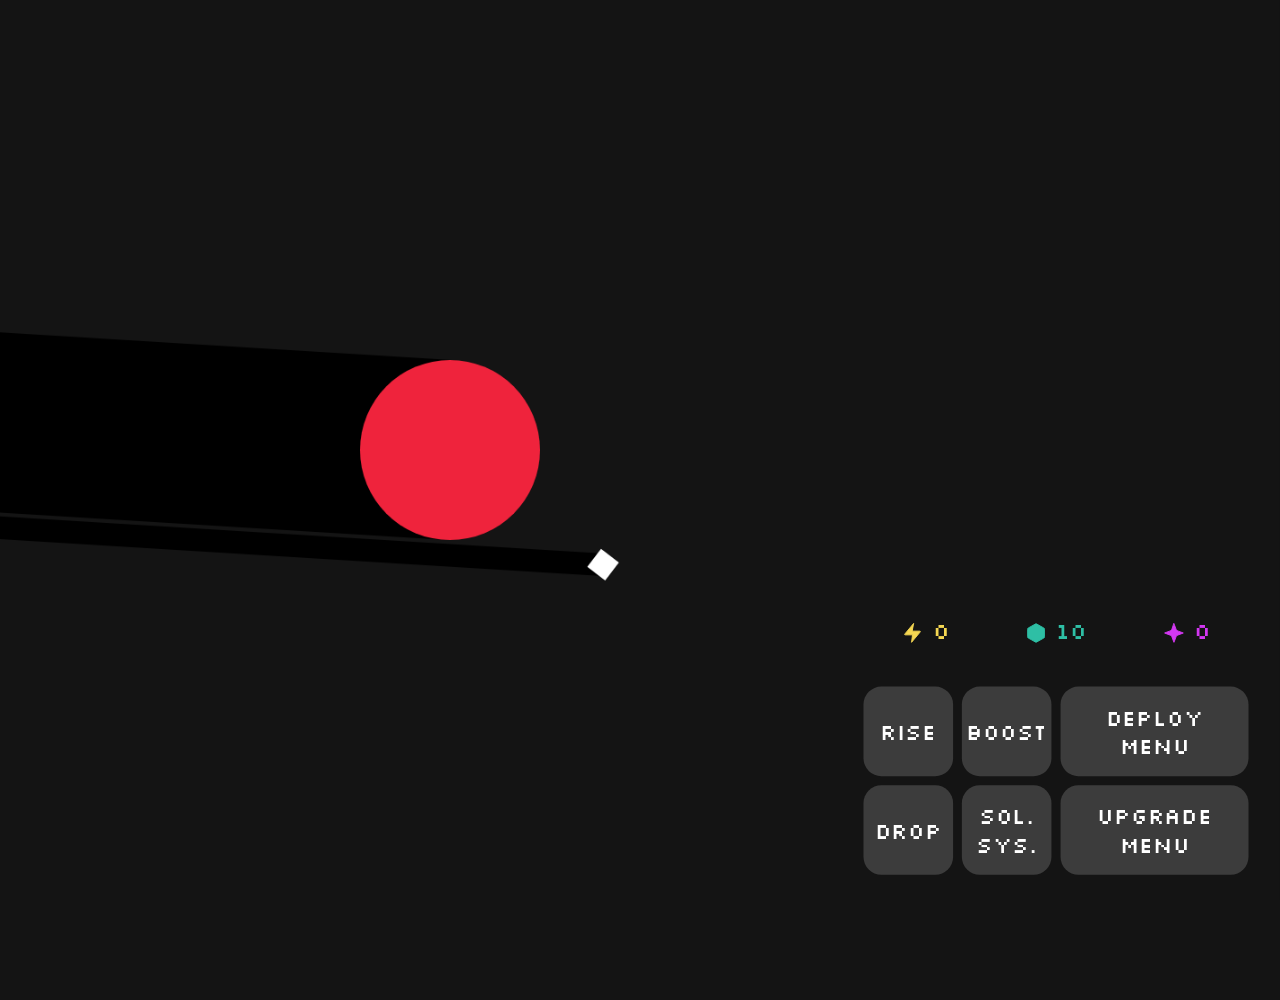
<file: index.html>
<html>
    <head>
        <title>DEBRIS</title>
        <link rel="stylesheet" href="style.css">
        <link rel="stylesheet" href="landscape.css">
        <link rel="preconnect" href="https://fonts.googleapis.com">
        <link rel="preconnect" href="https://fonts.gstatic.com" crossorigin>
        <link href="https://fonts.googleapis.com/css2?family=Silkscreen:wght@400;700&display=swap" rel="stylesheet">
        <link rel="icon" type="image/x-icon" href="icon.ico">
        <link rel="apple-touch-icon" href="icon.png"/>
    </head>
    <body>
        <canvas id="gameCanvas" width="1000" height="1000"></canvas>

        <!-- <p class="version">26.5.5.a</p> -->

        
         
            <div class="lowerHUD">
                <div id="tipsContainer" class="tips">
                    <p id="tips"></p>
                </div>
                <div class="resources">
                    <div class="energy">
                        <svg height="24" viewBox="0 0 24 24" width="24" xmlns="http://www.w3.org/2000/svg"><path d="m13 2-8.90656 10.6879c-.34881.4185-.52321.6278-.52588.8046-.00232.1536.06616.2998.18568.3964.13749.1111.40992.1111.95478.1111h7.29198l-1 8 8.9065-10.6879c.3488-.4185.5232-.6278.5259-.8046.0023-.1536-.0661-.2998-.1857-.3964-.1375-.1111-.4099-.1111-.9547-.1111h-7.292z" stroke-linecap="round" stroke-linejoin="round"/></svg>
                        <p id="energyText">0</p>
                    </div>
                    <div class="material">
                        <svg height="24" viewBox="0 0 24 24" width="24" xmlns="http://www.w3.org/2000/svg"><path d="m11.223 2.43177c.2836-.15756.4254-.23634.5755-.26723.133-.02733.27-.02733.403 0 .1501.03089.2919.10967.5755.26723l7.4 4.11111c.2996.1664.4493.2496.5584.36794.0964.10469.1695.22877.2141.36395.0505.15279.0505.32412.0505.66676v8.11707c0 .3427 0 .514-.0505.6668-.0446.1352-.1177.2593-.2141.3639-.1091.1184-.2588.2016-.5584.368l-7.4 4.1111c-.2836.1576-.4254.2363-.5755.2672-.133.0274-.27.0274-.403 0-.1501-.0309-.2919-.1096-.5755-.2672l-7.40003-4.1111c-.29952-.1664-.44928-.2496-.55834-.368-.09647-.1046-.16948-.2287-.21415-.3639-.05048-.1528-.05048-.3241-.05048-.6668v-8.11707c0-.34264 0-.51397.05048-.66676.04467-.13518.11768-.25926.21415-.36395.10906-.11834.25882-.20154.55834-.36794z" stroke-linecap="round" stroke-linejoin="round"/></svg>                        
                        <p id="materialText">0</p>
                    </div>
                    <div class="crystal">
                        <svg height="24" viewBox="0 0 24 24" width="24" xmlns="http://www.w3.org/2000/svg"><path d="m12 2 2.012 5.23109c.282.73323.423 1.09984.6422 1.40822.1944.27331.4332.5121.7065.70644.3084.21928.675.36028 1.4082.64229l5.2311 2.01196-5.2311 2.012c-.7332.282-1.0998.423-1.4082.6422-.2733.1944-.5121.4332-.7065.7065-.2192.3084-.3602.675-.6422 1.4082l-2.012 5.2311-2.01196-5.2311c-.28201-.7332-.42301-1.0998-.64229-1.4082-.19434-.2733-.43313-.5121-.70644-.7065-.30838-.2192-.67499-.3602-1.40822-.6422l-5.23109-2.012 5.23108-2.01196c.73323-.28201 1.09985-.42301 1.40823-.64229.27331-.19434.5121-.43313.70644-.70644.21928-.30838.36028-.675.64229-1.40823z" stroke-linecap="round" stroke-linejoin="round"/></svg>                        
                        <p id="crystalText">0</p>
                    </div>
                </div>

                <!-- Main Menu -->
                <div class="mainMenu menu" id="mainMenu">
                    <button id="riseButton" class="">RISE</button>
                    <button id="boostButton" class="">BOOST</button>
                    <button id="deviceButton" class="wideButton redButton menuButton">DEPLOY<br>MENU</button>
                    <button id="dropButton" class="">DROP</button>
                    <button id="planetSelectButton" class="redButton menuButton">SOL. SYS.</button>
                    <button id="upgradeButton" class="wideButton redButton menuButton">UPGRADE MENU</button>
                </div>
            
            

                <!-- Device Menu -->
                <div class="deviceMenu menu" id="deviceMenu">

                    <button class="hugeButton holdButton" id="drill">
                        <p>MINERAL DRILL</p>
                        <div class="costs">
                            <div class="material">
                                <svg height="24" viewBox="0 0 24 24" width="24" xmlns="http://www.w3.org/2000/svg"><path d="m11.223 2.43177c.2836-.15756.4254-.23634.5755-.26723.133-.02733.27-.02733.403 0 .1501.03089.2919.10967.5755.26723l7.4 4.11111c.2996.1664.4493.2496.5584.36794.0964.10469.1695.22877.2141.36395.0505.15279.0505.32412.0505.66676v8.11707c0 .3427 0 .514-.0505.6668-.0446.1352-.1177.2593-.2141.3639-.1091.1184-.2588.2016-.5584.368l-7.4 4.1111c-.2836.1576-.4254.2363-.5755.2672-.133.0274-.27.0274-.403 0-.1501-.0309-.2919-.1096-.5755-.2672l-7.40003-4.1111c-.29952-.1664-.44928-.2496-.55834-.368-.09647-.1046-.16948-.2287-.21415-.3639-.05048-.1528-.05048-.3241-.05048-.6668v-8.11707c0-.34264 0-.51397.05048-.66676.04467-.13518.11768-.25926.21415-.36395.10906-.11834.25882-.20154.55834-.36794z" stroke-linecap="round" stroke-linejoin="round"/></svg>                        
                                <p id="drillCostMaterial">5</p>
                            </div>
                        </div>
                    </button>

                    <button class="hugeButton holdButton" id="satellite">
                        <p>SOLAR SATELLITE</p>
                        <div class="costs">
                            <div class="material">
                                <svg height="24" viewBox="0 0 24 24" width="24" xmlns="http://www.w3.org/2000/svg"><path d="m11.223 2.43177c.2836-.15756.4254-.23634.5755-.26723.133-.02733.27-.02733.403 0 .1501.03089.2919.10967.5755.26723l7.4 4.11111c.2996.1664.4493.2496.5584.36794.0964.10469.1695.22877.2141.36395.0505.15279.0505.32412.0505.66676v8.11707c0 .3427 0 .514-.0505.6668-.0446.1352-.1177.2593-.2141.3639-.1091.1184-.2588.2016-.5584.368l-7.4 4.1111c-.2836.1576-.4254.2363-.5755.2672-.133.0274-.27.0274-.403 0-.1501-.0309-.2919-.1096-.5755-.2672l-7.40003-4.1111c-.29952-.1664-.44928-.2496-.55834-.368-.09647-.1046-.16948-.2287-.21415-.3639-.05048-.1528-.05048-.3241-.05048-.6668v-8.11707c0-.34264 0-.51397.05048-.66676.04467-.13518.11768-.25926.21415-.36395.10906-.11834.25882-.20154.55834-.36794z" stroke-linecap="round" stroke-linejoin="round"/></svg>                        
                                <p id="satelliteCostMaterial">25</p>
                            </div>
                        </div>
                    </button>

                    <button class="hugeButton holdButton" id="bundler">
                        <p>COLLECTOR</p>
                        <div class="costs">
                            <div class="material">
                                <svg height="24" viewBox="0 0 24 24" width="24" xmlns="http://www.w3.org/2000/svg"><path d="m11.223 2.43177c.2836-.15756.4254-.23634.5755-.26723.133-.02733.27-.02733.403 0 .1501.03089.2919.10967.5755.26723l7.4 4.11111c.2996.1664.4493.2496.5584.36794.0964.10469.1695.22877.2141.36395.0505.15279.0505.32412.0505.66676v8.11707c0 .3427 0 .514-.0505.6668-.0446.1352-.1177.2593-.2141.3639-.1091.1184-.2588.2016-.5584.368l-7.4 4.1111c-.2836.1576-.4254.2363-.5755.2672-.133.0274-.27.0274-.403 0-.1501-.0309-.2919-.1096-.5755-.2672l-7.40003-4.1111c-.29952-.1664-.44928-.2496-.55834-.368-.09647-.1046-.16948-.2287-.21415-.3639-.05048-.1528-.05048-.3241-.05048-.6668v-8.11707c0-.34264 0-.51397.05048-.66676.04467-.13518.11768-.25926.21415-.36395.10906-.11834.25882-.20154.55834-.36794z" stroke-linecap="round" stroke-linejoin="round"/></svg>                        
                                <p id="bundlerCostMaterial">50</p>
                            </div>
                        </div>
                    </button>

                    <button class="wideButton redButton returnButton">RETURN</button>
                    <button class="wideButton redButton deviceMenuTwoButton">NEXT</button>
                </div>

                 <!-- Device Menu 2-->
                <div class="deviceMenuTwo menu" id="deviceMenuTwo">

                    <button class="hugeButton holdButton" id="laserSatellite">
                        <p>COMET LASER</p>
                        <div class="costs">
                            <div class="material">
                                <svg height="24" viewBox="0 0 24 24" width="24" xmlns="http://www.w3.org/2000/svg"><path d="m11.223 2.43177c.2836-.15756.4254-.23634.5755-.26723.133-.02733.27-.02733.403 0 .1501.03089.2919.10967.5755.26723l7.4 4.11111c.2996.1664.4493.2496.5584.36794.0964.10469.1695.22877.2141.36395.0505.15279.0505.32412.0505.66676v8.11707c0 .3427 0 .514-.0505.6668-.0446.1352-.1177.2593-.2141.3639-.1091.1184-.2588.2016-.5584.368l-7.4 4.1111c-.2836.1576-.4254.2363-.5755.2672-.133.0274-.27.0274-.403 0-.1501-.0309-.2919-.1096-.5755-.2672l-7.40003-4.1111c-.29952-.1664-.44928-.2496-.55834-.368-.09647-.1046-.16948-.2287-.21415-.3639-.05048-.1528-.05048-.3241-.05048-.6668v-8.11707c0-.34264 0-.51397.05048-.66676.04467-.13518.11768-.25926.21415-.36395.10906-.11834.25882-.20154.55834-.36794z" stroke-linecap="round" stroke-linejoin="round"/></svg>                        
                                <p id="laserSatelliteCostMaterial">50</p>
                            </div>
                        </div>
                    </button>

                    <button class="hugeButton holdButton" id="refinery">
                        <p>LASER REFINERY</p>
                        <div class="costs">
                            <div class="material">
                                <svg height="24" viewBox="0 0 24 24" width="24" xmlns="http://www.w3.org/2000/svg"><path d="m11.223 2.43177c.2836-.15756.4254-.23634.5755-.26723.133-.02733.27-.02733.403 0 .1501.03089.2919.10967.5755.26723l7.4 4.11111c.2996.1664.4493.2496.5584.36794.0964.10469.1695.22877.2141.36395.0505.15279.0505.32412.0505.66676v8.11707c0 .3427 0 .514-.0505.6668-.0446.1352-.1177.2593-.2141.3639-.1091.1184-.2588.2016-.5584.368l-7.4 4.1111c-.2836.1576-.4254.2363-.5755.2672-.133.0274-.27.0274-.403 0-.1501-.0309-.2919-.1096-.5755-.2672l-7.40003-4.1111c-.29952-.1664-.44928-.2496-.55834-.368-.09647-.1046-.16948-.2287-.21415-.3639-.05048-.1528-.05048-.3241-.05048-.6668v-8.11707c0-.34264 0-.51397.05048-.66676.04467-.13518.11768-.25926.21415-.36395.10906-.11834.25882-.20154.55834-.36794z" stroke-linecap="round" stroke-linejoin="round"/></svg>                        
                                <p id="refineryCostMaterial">250</p>
                            </div>
                        </div>
                    </button>

                    <button class="hugeButton holdButton" id="smartCollector">
                        <p>SMART COLLECTOR</p>
                        <div class="costs">
                            <div class="material">
                                <svg height="24" viewBox="0 0 24 24" width="24" xmlns="http://www.w3.org/2000/svg"><path d="m11.223 2.43177c.2836-.15756.4254-.23634.5755-.26723.133-.02733.27-.02733.403 0 .1501.03089.2919.10967.5755.26723l7.4 4.11111c.2996.1664.4493.2496.5584.36794.0964.10469.1695.22877.2141.36395.0505.15279.0505.32412.0505.66676v8.11707c0 .3427 0 .514-.0505.6668-.0446.1352-.1177.2593-.2141.3639-.1091.1184-.2588.2016-.5584.368l-7.4 4.1111c-.2836.1576-.4254.2363-.5755.2672-.133.0274-.27.0274-.403 0-.1501-.0309-.2919-.1096-.5755-.2672l-7.40003-4.1111c-.29952-.1664-.44928-.2496-.55834-.368-.09647-.1046-.16948-.2287-.21415-.3639-.05048-.1528-.05048-.3241-.05048-.6668v-8.11707c0-.34264 0-.51397.05048-.66676.04467-.13518.11768-.25926.21415-.36395.10906-.11834.25882-.20154.55834-.36794z" stroke-linecap="round" stroke-linejoin="round"/></svg>                        
                                <p id="smartCollectorCostMaterial">500</p>
                            </div>
                        </div>
                    </button>

                    <button class="wideButton redButton deviceMenuOneButton">BACK</button>
                    <!-- <button class="redButton deviceMenuTwoButton">NEXT</button> -->
                     <button class="wideButton redButton returnButton">RETURN</button>
                    
                </div>


                <!-- Upgrade Menu -->
                 <div class="upgradeMenu menu" id="upgradeMenu">

                    <button class="hugeButton holdButton" id="drillRate">
                        <p>DRILL RATE</p>
                        <div class="costs">
                            <div class="crystal">
                                <p class="levelLabel" id="drillLevel">LVL 1</p>
                                <svg height="24" viewBox="0 0 24 24" width="24" xmlns="http://www.w3.org/2000/svg"><path d="m12 2 2.012 5.23109c.282.73323.423 1.09984.6422 1.40822.1944.27331.4332.5121.7065.70644.3084.21928.675.36028 1.4082.64229l5.2311 2.01196-5.2311 2.012c-.7332.282-1.0998.423-1.4082.6422-.2733.1944-.5121.4332-.7065.7065-.2192.3084-.3602.675-.6422 1.4082l-2.012 5.2311-2.01196-5.2311c-.28201-.7332-.42301-1.0998-.64229-1.4082-.19434-.2733-.43313-.5121-.70644-.7065-.30838-.2192-.67499-.3602-1.40822-.6422l-5.23109-2.012 5.23108-2.01196c.73323-.28201 1.09985-.42301 1.40823-.64229.27331-.19434.5121-.43313.70644-.70644.21928-.30838.36028-.675.64229-1.40823z" stroke-linecap="round" stroke-linejoin="round"/></svg>                        
                                <p id="drillRateUpgradeCost">10</p>
                            </div>
                        </div>
                    </button>

                    <button class="hugeButton holdButton" id="collectionRadiusUpgrade">
                        <p>COLLECTION RADIUS</p>
                        <div class="costs">
                            <div class="crystal">
                                <p class="levelLabel" id="collectionRadiusLevel">LVL 1</p>
                                <svg height="24" viewBox="0 0 24 24" width="24" xmlns="http://www.w3.org/2000/svg"><path d="m12 2 2.012 5.23109c.282.73323.423 1.09984.6422 1.40822.1944.27331.4332.5121.7065.70644.3084.21928.675.36028 1.4082.64229l5.2311 2.01196-5.2311 2.012c-.7332.282-1.0998.423-1.4082.6422-.2733.1944-.5121.4332-.7065.7065-.2192.3084-.3602.675-.6422 1.4082l-2.012 5.2311-2.01196-5.2311c-.28201-.7332-.42301-1.0998-.64229-1.4082-.19434-.2733-.43313-.5121-.70644-.7065-.30838-.2192-.67499-.3602-1.40822-.6422l-5.23109-2.012 5.23108-2.01196c.73323-.28201 1.09985-.42301 1.40823-.64229.27331-.19434.5121-.43313.70644-.70644.21928-.30838.36028-.675.64229-1.40823z" stroke-linecap="round" stroke-linejoin="round"/></svg>                        
                                <p id="collectionRadiusUpgradeCost">10</p>
                            </div>
                        </div>
                    </button>

                    <button class="hugeButton holdButton" id="refineChainUpgrade">
                        <p>REFINERY CHAIN</p>
                        <div class="costs">
                            <div class="crystal">
                                <p class="levelLabel" id="refineChainLevel">LVL 1</p>
                                <svg height="24" viewBox="0 0 24 24" width="24" xmlns="http://www.w3.org/2000/svg"><path d="m12 2 2.012 5.23109c.282.73323.423 1.09984.6422 1.40822.1944.27331.4332.5121.7065.70644.3084.21928.675.36028 1.4082.64229l5.2311 2.01196-5.2311 2.012c-.7332.282-1.0998.423-1.4082.6422-.2733.1944-.5121.4332-.7065.7065-.2192.3084-.3602.675-.6422 1.4082l-2.012 5.2311-2.01196-5.2311c-.28201-.7332-.42301-1.0998-.64229-1.4082-.19434-.2733-.43313-.5121-.70644-.7065-.30838-.2192-.67499-.3602-1.40822-.6422l-5.23109-2.012 5.23108-2.01196c.73323-.28201 1.09985-.42301 1.40823-.64229.27331-.19434.5121-.43313.70644-.70644.21928-.30838.36028-.675.64229-1.40823z" stroke-linecap="round" stroke-linejoin="round"/></svg>                        
                                <p id="refineChainUpgradeCost">10</p>
                            </div>
                        </div>
                    </button>

                    <button class="threeWideButton redButton returnButton">RETURN</button>
                    <button id="resetButton" class="holdButton">RESET</button>

                 </div>


                 <!-- Planet Select Menu -->
                 <div class="planetSelect menu" id="planetSelectMenu">

                    <button id="previousPlanetButton" class="redButton">PREV</button>
                    <button id="nextPlanetButton" class="redButton">NEXT</button>
                    <button id="travelButton" class="holdButton wideButton">TRAVEL</button>
                    <button id="cancelPeekButton" class="hugeButton redButton returnButton">RETURN</button>


                 </div>

            </div>
            
        </div>
        <script src="script.js"></script>
    </body>
</html>
</file>
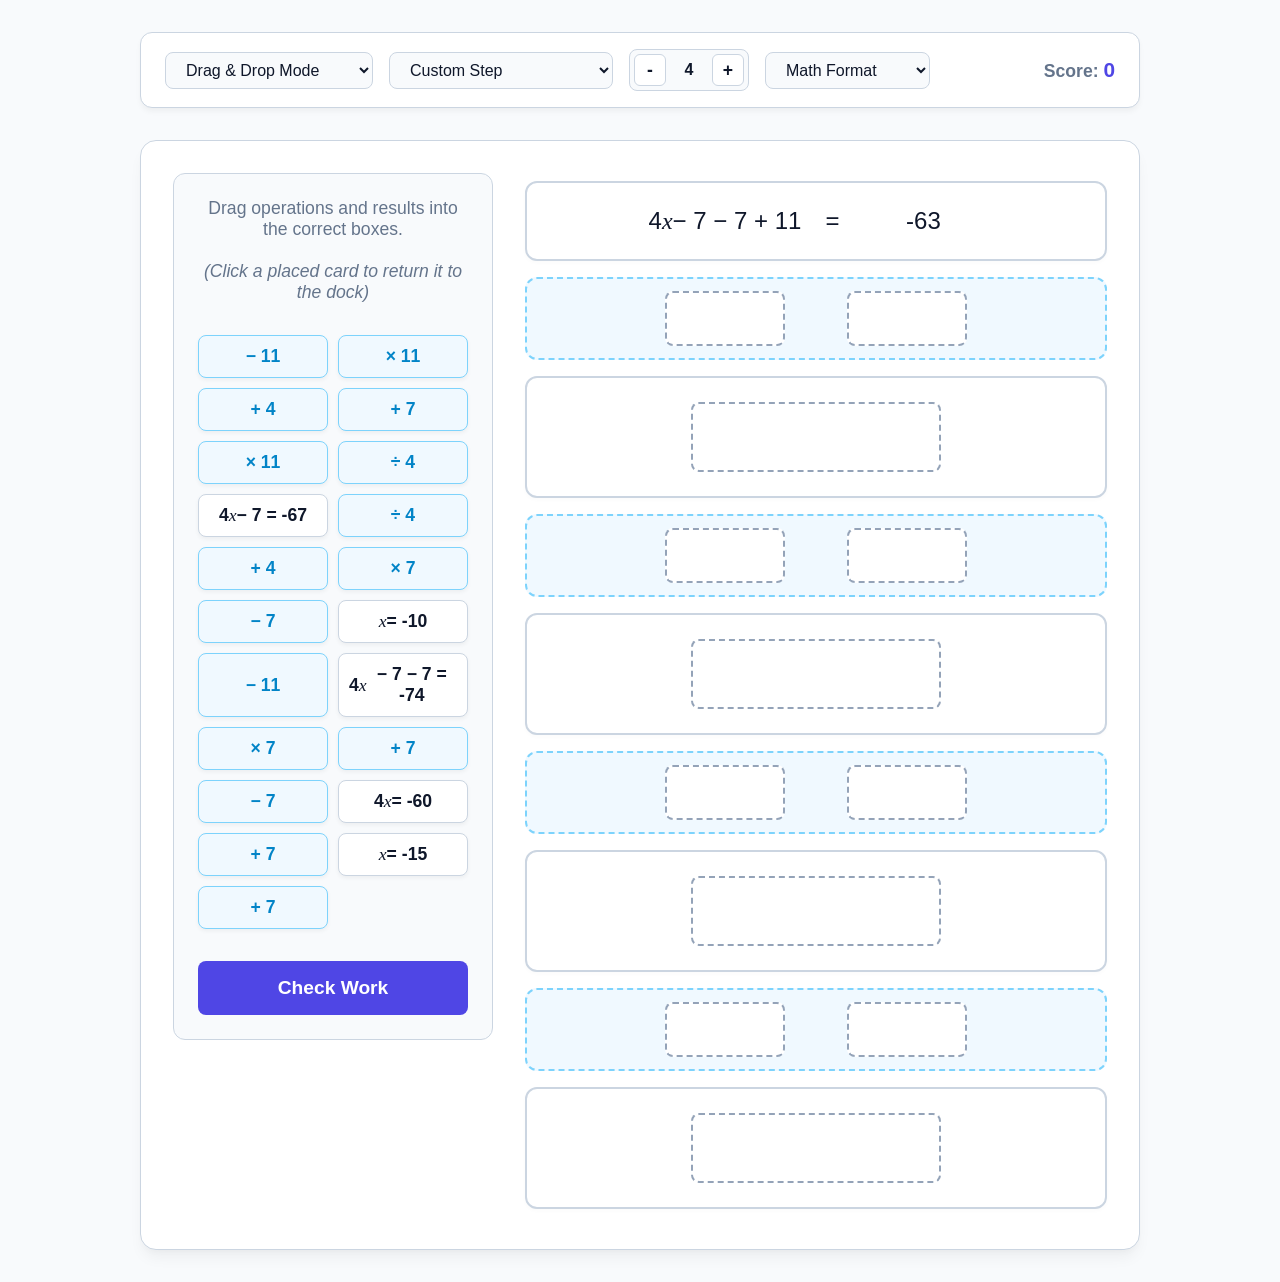
<file: equations/index.html>
<!DOCTYPE html>
<html lang="en">
<head>
    <meta charset="UTF-8">
    <meta name="viewport" content="width=device-width, initial-scale=1.0">
    <title>Equation Step Solver</title>
    <style>
        :root {
            --primary: #4F46E5;
            --primary-hover: #4338CA;
            --bg: #F8FAFC;
            --surface: #FFFFFF;
            --text-main: #0F172A;
            --text-muted: #64748B;
            --border: #CBD5E1;
            --success-bg: #DCFCE7;
            --success-text: #166534;
            --success-border: #BBF7D0;
            --error-bg: #FEE2E2;
            --error-text: #991B1B;
            --error-border: #FECACA;
            --math-op: #0284C7;
            
            /* Step specific vars */
            --eq-bg: #FFFFFF;
            --eq-border: #CBD5E1;
            --op-bg: #F0F9FF;
            --op-border: #7DD3FC;
        }

        * {
            box-sizing: border-box;
            margin: 0;
            padding: 0;
            font-family: -apple-system, BlinkMacSystemFont, "Segoe UI", Roboto, Helvetica, Arial, sans-serif;
        }

        body {
            background-color: var(--bg);
            color: var(--text-main);
            display: flex;
            flex-direction: column;
            align-items: center;
            min-height: 100vh;
            padding: 2rem 1rem;
        }

        header {
            width: 100%;
            max-width: 1000px;
            display: flex;
            justify-content: space-between;
            align-items: center;
            flex-wrap: wrap;
            gap: 1rem;
            margin-bottom: 2rem;
            padding: 1rem 1.5rem;
            background: var(--surface);
            border-radius: 12px;
            box-shadow: 0 4px 6px -1px rgba(0,0,0,0.05);
            border: 1px solid var(--border);
        }

        .controls {
            display: flex;
            gap: 1rem;
            flex-wrap: wrap;
            align-items: center;
        }

        .controls select {
            padding: 0.5rem 1rem;
            border-radius: 8px;
            border: 1px solid var(--border);
            font-size: 1rem;
            background-color: var(--bg);
            cursor: pointer;
            outline: none;
            color: var(--text-main);
            font-weight: 500;
        }

        .controls select:focus {
            border-color: var(--primary);
        }

        .custom-controls {
            display: flex;
            align-items: center;
            gap: 0.5rem;
            background: var(--bg);
            border: 1px solid var(--border);
            border-radius: 8px;
            padding: 0.25rem;
        }

        .custom-controls button {
            background: var(--surface);
            border: 1px solid var(--border);
            color: var(--text-main);
            width: 32px;
            height: 32px;
            border-radius: 6px;
            cursor: pointer;
            font-weight: bold;
            font-size: 1.1rem;
            transition: background 0.2s;
        }

        .custom-controls button:hover {
            background: #E2E8F0;
        }

        .custom-controls span {
            min-width: 30px;
            text-align: center;
            font-weight: 600;
        }

        .score-board {
            font-weight: 600;
            color: var(--text-muted);
            font-size: 1.1rem;
        }

        .score-board span {
            color: var(--primary);
            font-size: 1.3rem;
        }

        main {
            width: 100%;
            max-width: 1000px;
            background: var(--surface);
            border-radius: 16px;
            padding: 2rem;
            box-shadow: 0 10px 15px -3px rgba(0, 0, 0, 0.05), 0 4px 6px -2px rgba(0, 0, 0, 0.025);
            border: 1px solid var(--border);
            display: flex;
            flex-direction: column;
            align-items: center;
        }

        /* Distinct Backgrounds for Steps */
        .eq-row-container {
            background-color: var(--eq-bg);
            border: 2px solid var(--eq-border);
            border-radius: 12px;
            padding: 1.5rem 2rem;
            margin: 0.5rem 0;
            box-shadow: 0 2px 4px rgba(0,0,0,0.02);
            width: 100%;
            display: flex;
            justify-content: center;
            color: var(--text-main);
            overflow-x: auto;
        }

        .op-row-container {
            background-color: var(--op-bg);
            border: 2px dashed var(--op-border);
            border-radius: 12px;
            padding: 0.75rem 2rem;
            margin: 0.5rem 0;
            width: 100%;
            display: flex;
            justify-content: center;
            color: var(--math-op);
        }

        /* Multiple Choice Styles */
        .history-container {
            width: 100%;
            display: flex;
            flex-direction: column;
            align-items: center;
            margin-bottom: 2rem;
        }

        .eq-row {
            font-size: 2.2rem;
            font-weight: 450;
            letter-spacing: 0.05em;
            display: flex;
            align-items: center;
            justify-content: center;
            gap: 10px;
        }

        .eq-row i {
            font-family: "Times New Roman", Times, serif;
            font-style: italic;
            font-weight: normal;
            padding: 0 2px;
        }

        .op-row {
            display: flex;
            justify-content: center;
            gap: 4rem;
            font-size: 1.6rem;
            font-weight: 600;
            font-family: "Courier New", Courier, monospace;
        }

        .frac {
            display: inline-flex;
            flex-direction: column;
            align-items: center;
            vertical-align: middle;
            margin: 0 0.2rem;
        }

        .frac .num {
            border-bottom: 3px solid currentColor;
            padding: 0 0.5rem 0.2rem 0.5rem;
            line-height: 1;
        }

        .frac .den {
            padding: 0.2rem 0.5rem 0 0.5rem;
            line-height: 1;
        }

        .prompt-text {
            font-size: 1.1rem;
            color: var(--text-muted);
            margin-bottom: 1rem;
            font-weight: 500;
            text-align: center;
        }

        .options-grid {
            display: grid;
            grid-template-columns: 1fr;
            gap: 1rem;
            margin-bottom: 2rem;
            width: 100%;
        }

        @media (min-width: 600px) {
            .options-grid {
                grid-template-columns: 1fr 1fr;
            }
        }

        .option-btn {
            background: var(--surface);
            border: 2px solid var(--border);
            padding: 1.25rem 1rem;
            border-radius: 12px;
            font-size: 1.2rem;
            cursor: pointer;
            transition: all 0.2s ease;
            color: var(--text-main);
            font-weight: 600;
        }

        .option-btn:hover:not(:disabled) {
            border-color: var(--primary);
            background-color: #EEF2FF;
            transform: translateY(-2px);
        }

        .option-btn:disabled {
            cursor: not-allowed;
        }

        .option-btn.wrong {
            background-color: var(--error-bg);
            border-color: var(--error-border);
            color: var(--error-text);
            opacity: 0.6;
            transform: none;
        }

        .option-btn.correct {
            background-color: var(--success-bg) !important;
            border-color: var(--success-border) !important;
            color: var(--success-text) !important;
        }

        /* Drag and Drop Layout Styles */
        #dd-mode-container {
            width: 100%;
            display: flex;
            flex-direction: row;
            align-items: flex-start;
            gap: 2rem;
        }

        .dd-sidebar {
            flex: 0 0 320px;
            position: sticky;
            top: 2rem;
            display: flex;
            flex-direction: column;
            gap: 1rem;
            background-color: var(--bg);
            padding: 1.5rem;
            border-radius: 12px;
            border: 1px solid var(--border);
        }

        .dd-main-area {
            flex: 1;
            display: flex;
            flex-direction: column;
            align-items: center;
            width: 100%;
        }

        @media (max-width: 768px) {
            #dd-mode-container {
                flex-direction: column;
            }
            .dd-sidebar {
                position: static;
                flex: auto;
                width: 100%;
            }
        }

        .dd-workspace {
            display: flex;
            flex-direction: column;
            align-items: center;
            width: 100%;
        }

        .dd-row {
            display: flex;
            align-items: center;
            justify-content: center;
            width: 100%;
            gap: 1rem;
            font-size: 1.5rem;
            font-weight: 500;
        }

        .dd-row i {
            font-family: "Times New Roman", Times, serif;
            font-style: italic;
            font-weight: normal;
        }

        .dd-side {
            min-width: 120px;
            text-align: center;
            display: flex;
            justify-content: center;
            align-items: center;
        }

        .dd-equals {
            width: 30px;
            text-align: center;
        }

        .dd-full-width {
            width: 100%;
            display: flex;
            justify-content: center;
        }

        .drop-zone {
            min-width: 120px;
            min-height: 55px;
            padding: 5px;
            border: 2px dashed #94a3b8;
            border-radius: 8px;
            background-color: var(--surface);
            display: flex;
            align-items: center;
            justify-content: center;
            transition: all 0.2s;
        }

        .drop-zone.state-zone {
            min-width: 250px; 
            min-height: 70px;
        }

        .drop-zone.drag-over {
            background-color: #E0F2FE;
            border-color: #0284C7;
            transform: scale(1.02);
        }

        .card-bank {
            display: grid;
            grid-template-columns: 1fr 1fr;
            gap: 10px;
            align-content: start;
            width: 100%;
            min-height: 200px;
        }

        .card {
            padding: 10px;
            border-radius: 8px;
            cursor: grab;
            user-select: none;
            font-weight: 600;
            font-size: 1.1rem;
            transition: transform 0.1s, box-shadow 0.2s;
            display: flex;
            align-items: center;
            justify-content: center;
            width: 100%;
            box-shadow: 0 2px 4px rgba(0,0,0,0.05);
            text-align: center;
        }
        
        .card:hover {
            box-shadow: 0 4px 8px rgba(0,0,0,0.1);
        }

        /* Differentiate Operation cards from State cards */
        .card.op-card {
            background-color: var(--op-bg);
            border: 1px solid var(--op-border);
            color: var(--math-op);
        }

        .card.state-card {
            background-color: var(--eq-bg);
            border: 1px solid var(--eq-border);
            color: var(--text-main);
        }

        .card i {
            font-family: "Times New Roman", Times, serif;
            font-style: italic;
            font-weight: normal;
        }
        
        .card * {
            pointer-events: none;
        }

        .card:active {
            cursor: grabbing;
            transform: scale(0.95);
        }

        .card.correct {
            background-color: var(--success-bg) !important;
            color: var(--success-text) !important;
            border-color: var(--success-border) !important;
        }

        .card.incorrect {
            background-color: var(--error-bg) !important;
            color: var(--error-text) !important;
            border-color: var(--error-border) !important;
        }

        .btn-check-dd {
            background-color: var(--primary);
            color: white;
            border: none;
            padding: 1rem 2.5rem;
            font-size: 1.2rem;
            font-weight: 600;
            border-radius: 8px;
            cursor: pointer;
            transition: background 0.2s;
            width: 100%;
            margin-top: 1rem;
        }

        .btn-check-dd:hover {
            background-color: var(--primary-hover);
        }

        .celebration {
            color: var(--success-text);
            font-size: 1.5rem;
            font-weight: bold;
            margin-bottom: 1.5rem;
            display: none;
            text-align: center;
        }

        .hidden {
            display: none !important;
        }
    </style>
</head>
<body>

    <header>
        <div class="controls">
            <select id="interaction-mode">
                <option value="mc">Multiple Choice Mode</option>
                <option value="dd" selected>Drag & Drop Mode</option>
            </select>
            <select id="difficulty">
                <option value="1">One Step</option>
                <option value="2">Two Step</option>
                <option value="3">Three Step</option>
                <option value="custom" selected>Custom Step</option>
                <option value="4">Variables on Both Sides</option>
            </select>
            
            <div id="custom-step-controls" class="custom-controls">
                <button id="btn-dec-step">-</button>
                <span id="custom-step-display">4</span>
                <button id="btn-inc-step">+</button>
            </div>

            <select id="answer-mode">
                <option value="math" selected>Math Format</option>
                <option value="worded">Worded Format</option>
            </select>
        </div>
        <div class="score-board">
            Score: <span id="score">0</span>
        </div>
    </header>

    <main>
        <div id="celebration" class="celebration">Solved! Great job. Loading next...</div>

        <div id="mc-mode-container" class="hidden" style="width: 100%;">
            <div id="history-container" class="history-container"></div>
            <div id="prompt-container" style="width: 100%;">
                <div class="prompt-text">What should happen to both sides?</div>
                <div id="options-grid" class="options-grid"></div>
            </div>
        </div>

        <div id="dd-mode-container">
            <div class="dd-sidebar">
                <div class="prompt-text">Drag operations and results into the correct boxes. <br><br><em>(Click a placed card to return it to the dock)</em></div>
                <div class="card-bank" id="card-bank"></div>
                <button id="dd-check-btn" class="btn-check-dd">Check Work</button>
            </div>
            
            <div class="dd-main-area">
                <div class="dd-workspace" id="dd-workspace"></div>
            </div>
        </div>
    </main>

    <script>
        // DOM Elements
        const mcModeContainer = document.getElementById('mc-mode-container');
        const ddModeContainer = document.getElementById('dd-mode-container');
        const historyContainer = document.getElementById('history-container');
        const optionsGrid = document.getElementById('options-grid');
        const promptContainer = document.getElementById('prompt-container');
        const ddWorkspace = document.getElementById('dd-workspace');
        const cardBank = document.getElementById('card-bank');
        const ddCheckBtn = document.getElementById('dd-check-btn');
        
        const interactionModeSelect = document.getElementById('interaction-mode');
        const difficultySelect = document.getElementById('difficulty');
        const answerModeSelect = document.getElementById('answer-mode');
        const scoreDisplay = document.getElementById('score');
        const celebrationText = document.getElementById('celebration');
        
        const customStepControls = document.getElementById('custom-step-controls');
        const customStepDisplay = document.getElementById('custom-step-display');

        // State Variables
        let currentQuestionSteps = [];
        let currentStepIndex = 0;
        let firstAttemptFailed = false; 
        let score = parseInt(localStorage.getItem('equationsScore')) || 0;
        let customStepsCount = 4;
        let draggedCard = null;
        
        scoreDisplay.textContent = score;

        // Custom Step Buttons
        document.getElementById('btn-dec-step').addEventListener('click', () => {
            if(customStepsCount > 1) {
                customStepsCount--;
                customStepDisplay.textContent = customStepsCount;
                startNewQuestion();
            }
        });
        document.getElementById('btn-inc-step').addEventListener('click', () => {
            if(customStepsCount < 100) {
                customStepsCount++;
                customStepDisplay.textContent = customStepsCount;
                startNewQuestion();
            }
        });

        difficultySelect.addEventListener('change', () => {
            if(difficultySelect.value === 'custom') {
                customStepControls.classList.remove('hidden');
            } else {
                customStepControls.classList.add('hidden');
            }
            startNewQuestion();
        });

        // Utility Math Functions
        const randInt = (min, max, exclude = []) => {
            let num;
            do { num = Math.floor(Math.random() * (max - min + 1)) + min; } while (exclude.includes(num));
            return num;
        };

        const fFrac = (num, den) => `<span class="frac"><span class="num">${num}</span><span class="den">${den}</span></span>`;

        const getMathFormat = (wordedAction) => {
            let match = wordedAction.match(/^Add (.*) to both sides$/);
            if (match) return `+ ${match[1]}`;
            match = wordedAction.match(/^Subtract (.*) from both sides$/);
            if (match) return `− ${match[1]}`;
            match = wordedAction.match(/^Multiply both sides by (.*)$/);
            if (match) return `× ${match[1]}`;
            match = wordedAction.match(/^Divide both sides by (.*)$/);
            if (match) return `÷ ${match[1]}`;
            return wordedAction;
        };

        const generateDistractors = (correctAction, val, isXTerm = false) => {
            const ops = ['Add', 'Subtract', 'Multiply', 'Divide'];
            let currentOp = ops.find(op => correctAction.startsWith(op));
            let distractors = [];
            
            const buildText = (op, v) => {
                if (op === 'Add') return `Add ${v} to both sides`;
                if (op === 'Subtract') return `Subtract ${v} from both sides`;
                if (op === 'Multiply') return `Multiply both sides by ${v}`;
                if (op === 'Divide') return `Divide both sides by ${v}`;
            };

            ops.forEach(op => {
                if (op !== currentOp) distractors.push(buildText(op, isXTerm ? `${val}x` : val));
            });

            if (isXTerm) distractors.push(buildText(currentOp, val));
            else distractors.push(buildText(currentOp, `${val}x`));

            return distractors.sort(() => 0.5 - Math.random()).slice(0, 3);
        };

        const splitEquation = (eqHTML) => {
            let parts = eqHTML.split(' = ');
            if (parts.length < 2) return [eqHTML, ''];
            return [parts[0].trim(), parts[1].trim()];
        };

        // Equation Generator
        const generateQuestion = (stepsSetting) => {
            let steps = [];
            
            // --- Custom N-Step Generator (Inside-Out Builder) ---
            if (stepsSetting === 'custom') {
                // Generate sequence of operations to build the "mess" outwards from x
                let buildOps = [];
                for(let i = 0; i < customStepsCount; i++) {
                    let type = randInt(0, 3);
                    let v = randInt(2, 6);
                    if (type === 0 || type === 1) v = randInt(1, 15);
                    buildOps.push({ type, v });
                }

                // Find a starting 'ans' that evaluates entirely cleanly (integers)
                let validAns = null;
                let possibleAns = [];
                for (let i = -15; i <= 15; i++) possibleAns.push(i);
                possibleAns.sort(() => 0.5 - Math.random());

                for (let ans of possibleAns) {
                    let currentR = ans;
                    let isValid = true;
                    for (let op of buildOps) {
                        if (op.type === 0) currentR += op.v; // +
                        else if (op.type === 1) currentR -= op.v; // -
                        else if (op.type === 2) currentR *= op.v; // *
                        else if (op.type === 3) { // /
                            if (currentR % op.v !== 0) { isValid = false; break; }
                            currentR /= op.v;
                        }
                    }
                    if (isValid) { validAns = ans; break; }
                }

                // Fallback if no nice integer path exists (rare, but mathematically possible)
                if (validAns === null) {
                    validAns = randInt(-10, 10);
                    let currentR = validAns;
                    for (let op of buildOps) {
                        if (op.type === 3 && currentR % op.v !== 0) op.type = 2; // Flip divides to multiplies to guarantee ints
                        
                        if (op.type === 0) currentR += op.v;
                        else if (op.type === 1) currentR -= op.v;
                        else if (op.type === 2) currentR *= op.v;
                        else if (op.type === 3) currentR /= op.v;
                    }
                }

                // Builder helper to generate HTML math string
                const getLStr = (limit) => {
                    if (limit < 0) return "<i>x</i>";
                    let str = "<i>x</i>";
                    for (let i = 0; i <= limit; i++) {
                        let op = buildOps[i];
                        if (op.type === 0) str = `${str} + ${op.v}`;
                        else if (op.type === 1) str = `${str} − ${op.v}`;
                        else if (op.type === 2) {
                            if (str.includes('+') || str.includes('−')) str = `${op.v}(${str})`;
                            else str = `${op.v}${str}`;
                        }
                        else if (op.type === 3) str = fFrac(str, op.v);
                    }
                    return str;
                };

                // Builder helper to evaluate value side
                const getRVal = (limit, ans) => {
                    if (limit < 0) return ans;
                    let currentR = ans;
                    for (let i = 0; i <= limit; i++) {
                        let op = buildOps[i];
                        if (op.type === 0) currentR += op.v;
                        else if (op.type === 1) currentR -= op.v;
                        else if (op.type === 2) currentR *= op.v;
                        else if (op.type === 3) currentR /= op.v;
                    }
                    return currentR;
                };

                // Formulate the actual solving steps backwards (peeling the layers)
                for (let k = buildOps.length - 1; k >= 0; k--) {
                    let eqL = getLStr(k);
                    let eqR = getRVal(k, validAns);
                    let nextL = getLStr(k - 1);
                    let nextR = getRVal(k - 1, validAns);

                    let eq = `${eqL} = ${eqR}`;
                    let nextEq = `${nextL} = ${nextR}`;
                    let op = buildOps[k];
                    
                    let forwardOp = "";
                    if (op.type === 0) forwardOp = `Subtract ${op.v} from both sides`; // peeled an add
                    else if (op.type === 1) forwardOp = `Add ${op.v} to both sides`; // peeled a sub
                    else if (op.type === 2) forwardOp = `Divide both sides by ${op.v}`; // peeled a mult
                    else if (op.type === 3) forwardOp = `Multiply both sides by ${op.v}`; // peeled a div

                    steps.push({
                        equation: eq,
                        correct: forwardOp,
                        options: [forwardOp, ...generateDistractors(forwardOp, op.v)].sort(() => 0.5 - Math.random()),
                        nextEq: nextEq
                    });
                }
                return steps;
            }

            // --- Pre-defined Hand-crafted Steps ---
            stepsSetting = parseInt(stepsSetting);
            
            if (stepsSetting === 1) {
                let type = randInt(1, 3);
                if (type === 1) {
                    let b = randInt(-15, 15, [0]);
                    let ans = randInt(-9, 9);
                    let c = ans + b;
                    let eq = `<i>x</i> ${b > 0 ? '+' : '−'} ${Math.abs(b)} = ${c}`;
                    let action = b > 0 ? `Subtract ${b} from both sides` : `Add ${Math.abs(b)} to both sides`;
                    steps.push({ equation: eq, correct: action, options: [action, ...generateDistractors(action, Math.abs(b))].sort(() => 0.5 - Math.random()), nextEq: `<i>x</i> = ${ans}`});
                } else if (type === 2) {
                    let a = randInt(2, 8);
                    let c = randInt(-9, 9, [0]);
                    let eq = `${fFrac('<i>x</i>', a)} = ${c}`;
                    let action = `Multiply both sides by ${a}`;
                    steps.push({ equation: eq, correct: action, options: [action, ...generateDistractors(action, a)].sort(() => 0.5 - Math.random()), nextEq: `<i>x</i> = ${a * c}`});
                } else {
                    let a = randInt(2, 8);
                    let ans = randInt(-9, 9);
                    let c = a * ans;
                    let eq = `${a}<i>x</i> = ${c}`;
                    let action = `Divide both sides by ${a}`;
                    steps.push({ equation: eq, correct: action, options: [action, ...generateDistractors(action, a)].sort(() => 0.5 - Math.random()), nextEq: `<i>x</i> = ${ans}`});
                }
            } else if (stepsSetting === 2) {
                if (Math.random() > 0.5) {
                    let a = randInt(2, 7);
                    let ans = randInt(-9, 9);
                    let c = randInt(-6, 6, [0]);
                    let b = a * c - ans;
                    if (b === 0) b = 2; 
                    let eq1 = `${fFrac(`<i>x</i> ${b > 0 ? '+' : '−'} ${Math.abs(b)}`, a)} = ${c}`;
                    let action1 = `Multiply both sides by ${a}`;
                    let eq2 = `<i>x</i> ${b > 0 ? '+' : '−'} ${Math.abs(b)} = ${a * c}`;
                    let action2 = b > 0 ? `Subtract ${Math.abs(b)} from both sides` : `Add ${Math.abs(b)} to both sides`;
                    steps.push({ equation: eq1, correct: action1, options: [action1, ...generateDistractors(action1, a)].sort(() => 0.5 - Math.random()), nextEq: eq2 });
                    steps.push({ equation: eq2, correct: action2, options: [action2, ...generateDistractors(action2, Math.abs(b))].sort(() => 0.5 - Math.random()), nextEq: `<i>x</i> = ${a * c - b}` });
                } else {
                    let a = randInt(2, 8);
                    let ans = randInt(-9, 9);
                    let b = randInt(-15, 15, [0]);
                    let c = (a * ans) + b;
                    let eq1 = `${a}<i>x</i> ${b > 0 ? '+' : '−'} ${Math.abs(b)} = ${c}`;
                    let action1 = b > 0 ? `Subtract ${b} from both sides` : `Add ${Math.abs(b)} to both sides`;
                    let eq2 = `${a}<i>x</i> = ${c - b}`;
                    let action2 = `Divide both sides by ${a}`;
                    steps.push({ equation: eq1, correct: action1, options: [action1, ...generateDistractors(action1, Math.abs(b))].sort(() => 0.5 - Math.random()), nextEq: eq2 });
                    steps.push({ equation: eq2, correct: action2, options: [action2, ...generateDistractors(action2, a)].sort(() => 0.5 - Math.random()), nextEq: `<i>x</i> = ${ans}` });
                }
            } else if (stepsSetting === 3) {
                let a = randInt(2, 7);
                let c = randInt(2, 7);
                let ans = randInt(-8, 8);
                let d = randInt(-8, 8, [0]);
                let b = c * d - a * ans;
                while (b === 0) { d = randInt(-8, 8, [0]); b = c * d - a * ans; }
                let eq1 = `${fFrac(`${a}<i>x</i> ${b > 0 ? '+' : '−'} ${Math.abs(b)}`, c)} = ${d}`;
                let action1 = `Multiply both sides by ${c}`;
                let eq2 = `${a}<i>x</i> ${b > 0 ? '+' : '−'} ${Math.abs(b)} = ${c * d}`;
                let action2 = b > 0 ? `Subtract ${Math.abs(b)} from both sides` : `Add ${Math.abs(b)} to both sides`;
                let eq3 = `${a}<i>x</i> = ${c * d - b}`;
                let action3 = `Divide both sides by ${a}`;
                steps.push({ equation: eq1, correct: action1, options: [action1, ...generateDistractors(action1, c)].sort(() => 0.5 - Math.random()), nextEq: eq2 });
                steps.push({ equation: eq2, correct: action2, options: [action2, ...generateDistractors(action2, Math.abs(b))].sort(() => 0.5 - Math.random()), nextEq: eq3 });
                steps.push({ equation: eq3, correct: action3, options: [action3, ...generateDistractors(action3, a)].sort(() => 0.5 - Math.random()), nextEq: `<i>x</i> = ${ans}` });
            } else if (stepsSetting === 4) {
                let c = randInt(-3, 5, [0, 1]);
                let a = c + randInt(2, 5); 
                let ans = randInt(-7, 7);
                let b = randInt(-10, 10, [0]);
                let d = ((a - c) * ans) + b;
                let formatTerm = (coef, isFirst) => {
                    if (coef === 1) return isFirst ? '<i>x</i>' : '+ <i>x</i>';
                    if (coef === -1) return isFirst ? '-<i>x</i>' : '− <i>x</i>';
                    if (coef > 0) return isFirst ? `${coef}<i>x</i>` : `+ ${coef}<i>x</i>`;
                    return isFirst ? `${coef}<i>x</i>` : `− ${Math.abs(coef)}<i>x</i>`;
                };
                let eq1 = `${formatTerm(a, true)} ${b > 0 ? '+' : '−'} ${Math.abs(b)} = ${formatTerm(c, true)} ${d > 0 ? '+' : '−'} ${Math.abs(d)}`;
                let action1 = c > 0 ? `Subtract ${c}x from both sides` : `Add ${Math.abs(c)}x to both sides`;
                let eq2 = `${formatTerm(a - c, true)} ${b > 0 ? '+' : '−'} ${Math.abs(b)} = ${d}`;
                let action2 = b > 0 ? `Subtract ${Math.abs(b)} from both sides` : `Add ${Math.abs(b)} to both sides`;
                let eq3 = `${formatTerm(a - c, true)} = ${d - b}`;
                let action3 = `Divide both sides by ${a - c}`;
                steps.push({ equation: eq1, correct: action1, options: [action1, ...generateDistractors(action1, Math.abs(c), true)].sort(() => 0.5 - Math.random()), nextEq: eq2 });
                steps.push({ equation: eq2, correct: action2, options: [action2, ...generateDistractors(action2, Math.abs(b))].sort(() => 0.5 - Math.random()), nextEq: eq3 });
                steps.push({ equation: eq3, correct: action3, options: [action3, ...generateDistractors(action3, a - c)].sort(() => 0.5 - Math.random()), nextEq: `<i>x</i> = ${ans}` });
            }
            return steps;
        };

        // --- Core Application Logic ---

        const handleSuccess = () => {
            if (!firstAttemptFailed) {
                score++;
                scoreDisplay.textContent = score;
                localStorage.setItem('equationsScore', score);
            }
            
            celebrationText.style.display = 'block';
            
            if (interactionModeSelect.value === 'mc') {
                promptContainer.style.display = 'none';
            } else {
                ddCheckBtn.style.display = 'none';
            }
            
            setTimeout(startNewQuestion, 2000);
        };

        const startNewQuestion = () => {
            const difficulty = difficultySelect.value;
            currentQuestionSteps = generateQuestion(difficulty);
            currentStepIndex = 0;
            firstAttemptFailed = false;
            
            celebrationText.style.display = 'none';

            if (interactionModeSelect.value === 'mc') {
                mcModeContainer.classList.remove('hidden');
                ddModeContainer.classList.add('hidden');
                initMultipleChoice();
            } else {
                mcModeContainer.classList.add('hidden');
                ddModeContainer.classList.remove('hidden');
                initDragDrop();
            }
        };

        // --- Multiple Choice Mode Logic ---
        
        const initMultipleChoice = () => {
            historyContainer.innerHTML = '';
            promptContainer.style.display = 'block';
            
            const div = document.createElement('div');
            div.className = 'eq-row-container eq-row';
            div.innerHTML = currentQuestionSteps[0].equation;
            historyContainer.appendChild(div);
            
            renderMCOptions();
        };

        const renderMCOptions = () => {
            optionsGrid.innerHTML = '';
            if (currentStepIndex >= currentQuestionSteps.length) return;

            const stepData = currentQuestionSteps[currentStepIndex];
            const mode = answerModeSelect.value;
            
            stepData.options.forEach(opt => {
                const btn = document.createElement('button');
                btn.className = 'option-btn';
                btn.innerHTML = mode === 'math' ? getMathFormat(opt) : opt;
                
                btn.onclick = () => {
                    if (opt === stepData.correct) {
                        btn.classList.add('correct');
                        Array.from(optionsGrid.children).forEach(b => b.disabled = true);

                        setTimeout(() => {
                            const mathAction = getMathFormat(stepData.correct);
                            
                            const opRow = document.createElement('div');
                            opRow.className = 'op-row-container op-row';
                            opRow.innerHTML = `<span>${mathAction}</span><span>${mathAction}</span>`;
                            historyContainer.appendChild(opRow);
                            
                            const eqRow = document.createElement('div');
                            eqRow.className = 'eq-row-container eq-row';
                            eqRow.innerHTML = stepData.nextEq;
                            historyContainer.appendChild(eqRow);

                            currentStepIndex++;
                            
                            if (currentStepIndex < currentQuestionSteps.length) {
                                renderMCOptions();
                            } else {
                                handleSuccess();
                            }
                        }, 600); 
                    } else {
                        btn.classList.add('wrong');
                        btn.disabled = true; 
                        firstAttemptFailed = true; 
                    }
                };
                optionsGrid.appendChild(btn);
            });
        };

        // --- Drag and Drop Logic ---

        const initDragDrop = () => {
            ddWorkspace.innerHTML = '';
            cardBank.innerHTML = '';
            ddCheckBtn.style.display = 'block';
            
            let cardsData = [];
            const mode = answerModeSelect.value;

            // Render Initial Equation
            let initialParts = splitEquation(currentQuestionSteps[0].equation);
            ddWorkspace.innerHTML += `
                <div class="eq-row-container">
                    <div class="dd-row">
                        <div class="dd-side">${initialParts[0]}</div>
                        <div class="dd-equals">=</div>
                        <div class="dd-side">${initialParts[1]}</div>
                    </div>
                </div>
            `;

            currentQuestionSteps.forEach((step) => {
                let opText = mode === 'math' ? getMathFormat(step.correct) : step.correct;
                let encodedOp = encodeURIComponent(opText);
                let encodedNextEq = encodeURIComponent(step.nextEq);
                
                // Add Operation Drop Zones
                ddWorkspace.innerHTML += `
                    <div class="op-row-container">
                        <div class="dd-row">
                            <div class="dd-side"><div class="drop-zone op-zone" data-expected="${encodedOp}"></div></div>
                            <div class="dd-equals"></div>
                            <div class="dd-side"><div class="drop-zone op-zone" data-expected="${encodedOp}"></div></div>
                        </div>
                    </div>
                `;
                
                // Add Next Equation Drop Zone
                ddWorkspace.innerHTML += `
                    <div class="eq-row-container">
                        <div class="dd-row">
                            <div class="dd-full-width">
                                <div class="drop-zone state-zone" data-expected="${encodedNextEq}"></div>
                            </div>
                        </div>
                    </div>
                `;

                // Collect correct cards
                cardsData.push({ valHTML: opText, type: 'op' });
                cardsData.push({ valHTML: opText, type: 'op' }); 
                cardsData.push({ valHTML: step.nextEq, type: 'state' });

                // Collect Distractors
                let distractor = step.options.find(o => o !== step.correct) || step.options[0];
                let distractorText = mode === 'math' ? getMathFormat(distractor) : distractor;
                cardsData.push({ valHTML: distractorText, type: 'op' });
                cardsData.push({ valHTML: distractorText, type: 'op' });
            });

            cardsData.push({ valHTML: "<i>x</i> = " + randInt(-10, 10), type: 'state' }); // random distractor

            // Shuffle and render cards
            cardsData.sort(() => 0.5 - Math.random()).forEach(item => {
                const card = document.createElement('div');
                card.className = `card ${item.type}-card`;
                card.draggable = true;
                card.setAttribute('data-val', encodeURIComponent(item.valHTML));
                card.innerHTML = item.valHTML;
                cardBank.appendChild(card);
            });

            attachDragDropEvents();
        };

        const attachDragDropEvents = () => {
            const cards = document.querySelectorAll('.card');
            const dropZones = document.querySelectorAll('.drop-zone');

            cards.forEach(card => {
                // Return to bank on click if inside a zone
                card.addEventListener('click', () => {
                    if (card.parentElement.classList.contains('drop-zone')) {
                        cardBank.appendChild(card);
                        card.classList.remove('correct', 'incorrect');
                    }
                });

                card.addEventListener('dragstart', () => {
                    draggedCard = card;
                    card.classList.remove('correct', 'incorrect');
                    setTimeout(() => card.style.opacity = '0.5', 0);
                });
                
                card.addEventListener('dragend', () => {
                    setTimeout(() => {
                        if(draggedCard) draggedCard.style.opacity = '1';
                        draggedCard = null;
                    }, 0);
                });
            });

            // If dragged outside a valid drop zone, return to dock
            document.body.addEventListener('dragover', (e) => e.preventDefault());
            document.body.addEventListener('drop', (e) => {
                if (draggedCard && !e.target.closest('.drop-zone')) {
                    cardBank.appendChild(draggedCard);
                    draggedCard.classList.remove('correct', 'incorrect');
                }
            });

            dropZones.forEach(zone => {
                zone.addEventListener('dragover', (e) => {
                    e.preventDefault();
                    zone.classList.add('drag-over');
                });
                zone.addEventListener('dragleave', () => {
                    zone.classList.remove('drag-over');
                });
                zone.addEventListener('drop', (e) => {
                    e.preventDefault();
                    e.stopPropagation(); // Prevent document.body drop
                    zone.classList.remove('drag-over');
                    if (zone.children.length === 0 && draggedCard) {
                        zone.appendChild(draggedCard);
                    } else if (zone.children.length > 0 && draggedCard) {
                        // Swap back to bank if zone occupied
                        const oldCard = zone.children[0];
                        cardBank.appendChild(oldCard);
                        oldCard.classList.remove('correct', 'incorrect');
                        zone.appendChild(draggedCard);
                    }
                });
            });
        };

        ddCheckBtn.addEventListener('click', () => {
            const dropZones = document.querySelectorAll('.drop-zone');
            let allCorrect = true;

            dropZones.forEach(zone => {
                if (zone.children.length > 0) {
                    const card = zone.children[0];
                    if (zone.getAttribute('data-expected') === card.getAttribute('data-val')) {
                        card.classList.add('correct');
                        card.classList.remove('incorrect');
                    } else {
                        card.classList.add('incorrect');
                        card.classList.remove('correct');
                        allCorrect = false;
                        firstAttemptFailed = true; 
                    }
                } else {
                    allCorrect = false; 
                }
            });

            if (allCorrect) {
                handleSuccess();
            }
        });

        // Events
        interactionModeSelect.addEventListener('change', startNewQuestion);
        answerModeSelect.addEventListener('change', startNewQuestion);

        // Init
        startNewQuestion();
    </script>
</body>
</html>
</file>
<file: style.css>
html, body {
    background-color: rgba(20,20,20);
    overflow: hidden;
    font-family: "Silkscreen";
    -webkit-user-select: none;
    user-select: none;
    margin: 0;
    height: 100dvh;

    touch-action: none;

    -webkit-touch-callout: none;
    -webkit-user-callout: none;
    -webkit-user-select: none;
    -webkit-user-drag: none;
    -webkit-user-modify: none;
    -webkit-highlight: none;
}

.silkscreen-regular {
  font-family: "Silkscreen", sans-serif;
  font-weight: 400;
  font-style: normal;
}

.silkscreen-bold {
  font-family: "Silkscreen", sans-serif;
  font-weight: 700;
  font-style: normal;
}

.canvasContainer {
    display: flex;
    align-items: center;
    justify-content: center;
    width: 100vw;
    height: 100vh;
}

canvas {
    background-color: rgba(20,20,20);
    /* width: 500px;*/
    /* height: 100vh;  */
    /* image-rendering: pixelated; */
    /* image-rendering: crisp-edges; */
    top: 0;
}

@media (orientation: portrait) {
  
    canvas {
        width: 100vw;
    }


    .lowerHUD {
        position: absolute;
        bottom: 8vw;
        z-index: 100;
        display: flex;
        flex-direction: row;
        align-items: center;
        justify-content: center;
        /* height: 50vh; */
        width: 100vw;
        gap: 2vw 2vw;
        flex-wrap: wrap;
    }

    button {
        width: 20vw;
        height: 20vw;
        font-size: 5vw;
        border-radius: 4vw;
        outline: none;
        border: none;
        background: rgba(100,100,100,0.5);
        color: white;
        font-family: "Silkscreen";
        touch-action: none;
        display: flex;
        align-items: center;
        justify-content: center;
        flex-direction: column;
        gap: 1vw;
        /* box-shadow: 0 0 5vw 0.1vw #EF233C; */
        /* text-shadow: 0 0 1vw #fff; */
    }

}

button {
    /* Prevents the default "darkening" or "highlight" box on mobile */
    -webkit-tap-highlight-color: transparent;
    
    /* Optional: Prevents the system context menu (like 'save image') 
       from popping up during long presses, which can interfere 
       with your hold-to-deploy mechanic */
    -webkit-touch-callout: none;
    
    /* Ensures text/buttons aren't accidentally selected while tapping fast */
    user-select: none;
    transition: 0.15s !important;
}





.emptyButton {
    background: rgba(100,100,100,0.25);
}

p {
    margin: 0;
}

button > svg {
    stroke-width: 1;
    color: #FFFFFF;
    /* fill: #FFFFFF; */
    stroke: #FFFFFF;
    width: 5vw;
    height: 5vw;
}


.costs {
    display: flex;
    align-items: center;
    justify-content: space-around;
    flex-direction: row;
    gap: 3vw;
}

.costs > div {
    display: flex;
    align-items: center;
    justify-content: space-around;
    flex-direction: row;
    gap: 1vw;
}

.costs > div > svg {
    width: 5vw;
    height: 5vw;
}

.costs > div > p {
    margin: 0;
    padding-bottom: 0.5vw;
}

.levelLabel {
    color: rgb(195, 195, 195);
    margin-right: 2vw !important;
}

/* button:active {
    scale: 0.9;
    background: rgba(255,255,255,0.15);
    transition: 0.2s;
} */

.wideButton {
    width: 42vw;
}

.threeWideButton {
    width: 64vw;
}

.tallButton {
    width: 42vw;
}

.hugeButton {
    width: 86vw;
}


.resources {
    width: 86vw;
    height: 20vw;
    display: flex;
    align-items: center;
    justify-content: space-around;
    flex-direction: row;
    /* gap: 20vw; */
}

.resources > div {
    display: flex;
    align-items: center;
    justify-content: center;
    flex-direction: row;
    gap: 2vw;
}

.resources > div > p {
    /* color: white; */
    font-size: 5vw;
    margin: 0;
    margin-bottom: 1vw;
}

.resources > div > img {
    /* filter:brightness(100); */
    width: 15vw;
    height: 15vw;
}

.resources > div > svg {
    width: 5vw;
    height: 5vw;
}

.energy {
    stroke-width: 1;
    color: #F5D752;
    fill: #F5D752;
    stroke: #F5D752;
}

.material {
    stroke-width: 1;
    color: #2EBFA5;
    fill: #2EBFA5;
    stroke: #2EBFA5;
}

.crystal {
    stroke-width: 1;
    color: rgb(211, 54, 242);
    fill: #d338f2;
    stroke: #d338f2;
}

.tips {
    width: 86vw;
    height: 20vw;
    display: flex;
    align-items:flex-end;
    justify-content: space-around;
    flex-direction: row;
}

.tips > p {
    color: rgba(120, 120, 120, 1);
    font-size: 5vw;
    text-align: center;
    /* bottom: 0; */
}


/* Menu Sections */

.menu {
    display: flex;
    flex-direction: row;
    align-items: center;
    justify-content: center;
    width: 100vw;
    gap: 2vw 2vw;
    flex-wrap: wrap;
}

/* .deviceMenu {
    display: none !important;
} */

.version {
    z-index: 100;
    position: absolute;
    color: #cccccc;
    right: 10px;
    top: 0;
    font-size: 1vw;
}
</file>
<file: landscape.css>
@media (orientation: landscape) {
  
    .lowerHUD {
        position: absolute;
        right: 0;
        bottom: 2vw;
        z-index: 100;
        display: flex;
        flex-direction: row;
        align-items: center;
        justify-content: center;
        gap: 2vw 2vw;
        flex-wrap: wrap;
        /* scale: 0.3; */
        /* height: 100vh; */
        width: 100vw !important;

        transform-origin: bottom right;
        scale: 0.35;
    }

    button {
        width: 20vw;
        height: 20vw;
        font-size: 5vw;
        border-radius: 4vw;
        outline: none;
        border: none;
        background: rgba(100,100,100,0.5);
        color: white;
        font-family: "Silkscreen";
        transition: 0.1s;
        touch-action: none;
        display: flex;
        align-items: center;
        justify-content: center;
        flex-direction: column;
        gap: 1vw;
        /* text-shadow: 0 0 1vw #fff; */
    }


    canvas {
        transform-origin: top left;
    }

}
</file>
